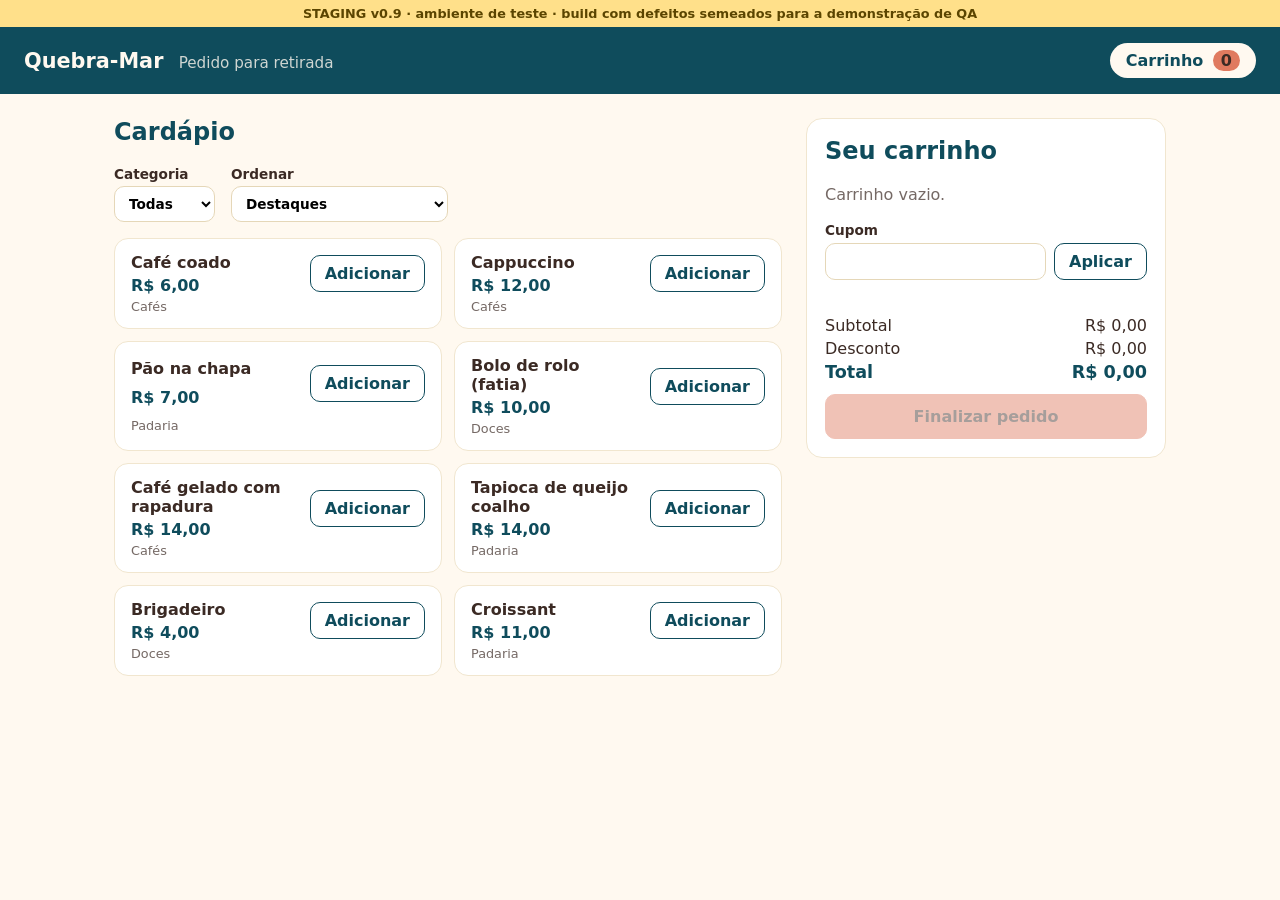
<file: app/index.html>
<!doctype html>
<html lang="pt-BR">
<head>
  <meta charset="utf-8">
  <meta name="viewport" content="width=device-width, initial-scale=1">
  <title>Quebra-Mar · Pedido para retirada (staging)</title>
  <link rel="stylesheet" href="styles.css">
</head>
<body>
  <div class="env-banner" data-testid="env-banner">STAGING v0.9 · ambiente de teste · build com defeitos semeados para a demonstração de QA</div>
  <header class="top">
    <h1>Quebra-Mar <span>Pedido para retirada</span></h1>
    <button class="cart-btn" data-testid="cart-button" aria-controls="cart" aria-expanded="false">
      Carrinho <span class="badge" data-testid="cart-count">0</span>
    </button>
  </header>

  <main class="layout">
    <section aria-labelledby="menu-h">
      <h2 id="menu-h">Cardápio</h2>
      <div class="filters">
        <label>Categoria
          <select data-testid="category-filter">
            <option value="all">Todas</option>
            <option value="cafes">Cafés</option>
            <option value="padaria">Padaria</option>
            <option value="doces">Doces</option>
          </select>
        </label>
        <label>Ordenar
          <select data-testid="sort">
            <option value="default">Destaques</option>
            <option value="name">Nome (A–Z)</option>
            <option value="price-asc">Preço (menor → maior)</option>
          </select>
        </label>
      </div>
      <ul class="products" data-testid="product-list"></ul>
    </section>

    <aside id="cart" class="cart" aria-labelledby="cart-h">
      <h2 id="cart-h">Seu carrinho</h2>
      <ul class="cart-items" data-testid="cart-items"></ul>
      <p class="empty" data-testid="cart-empty">Carrinho vazio.</p>

      <form class="coupon" data-testid="coupon-form">
        <label for="coupon">Cupom</label>
        <div class="row">
          <input id="coupon" data-testid="coupon-input" autocomplete="off">
          <button type="submit" data-testid="coupon-apply">Aplicar</button>
        </div>
        <p class="msg" data-testid="coupon-msg" role="status"></p>
      </form>

      <dl class="totals">
        <dt>Subtotal</dt><dd data-testid="subtotal">R$ 0,00</dd>
        <dt>Desconto</dt><dd data-testid="discount">R$ 0,00</dd>
        <dt class="grand">Total</dt><dd class="grand" data-testid="total">R$ 0,00</dd>
      </dl>
      <button class="primary" data-testid="checkout-button" disabled>Finalizar pedido</button>
    </aside>
  </main>

  <dialog class="checkout" data-testid="checkout-dialog" aria-labelledby="co-h">
    <form method="dialog" data-testid="checkout-form" novalidate>
      <h2 id="co-h">Dados para retirada</h2>
      <label for="name">Nome</label>
      <input id="name" data-testid="name-input" autocomplete="name">
      <p class="err" data-testid="name-error"></p>

      <label for="phone">Telefone (WhatsApp)</label>
      <input id="phone" data-testid="phone-input" inputmode="tel" placeholder="(81) 9 9999-9999">
      <p class="err" data-testid="phone-error"></p>

      <label for="pickup">Horário de retirada</label>
      <input id="pickup" type="time" data-testid="pickup-input">
      <p class="hint">Funcionamos das 7h às 19h.</p>
      <p class="err" data-testid="pickup-error"></p>

      <div class="actions">
        <button type="button" data-testid="checkout-cancel">Voltar</button>
        <button type="submit" class="primary" data-testid="place-order">Confirmar pedido</button>
      </div>
    </form>
  </dialog>

  <section class="confirmation" data-testid="confirmation" hidden>
    <h2>Pedido confirmado!</h2>
    <p>Número do pedido: <strong data-testid="order-number"></strong></p>
    <p>Total: <strong data-testid="order-total"></strong></p>
    <p>Retirada às <strong data-testid="order-pickup"></strong>. Avisamos pelo WhatsApp quando estiver pronto.</p>
    <button class="primary" data-testid="new-order">Fazer novo pedido</button>
  </section>

  <script src="app.js"></script>
</body>
</html>
</file>
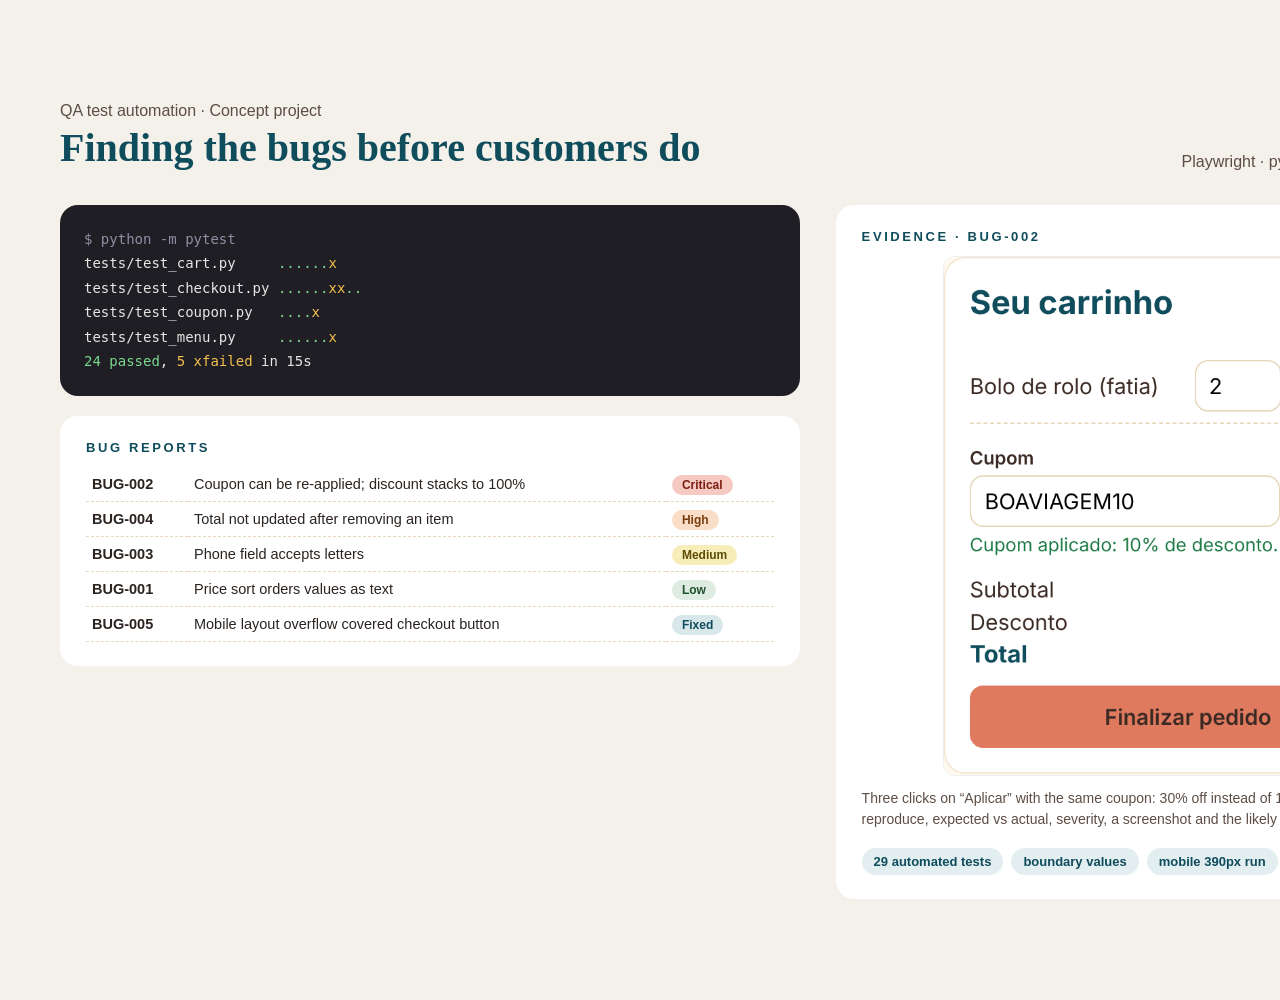
<file: docs/cover.html>
<!doctype html><html><head><meta charset="utf-8"><style>
*{box-sizing:border-box;margin:0} body{width:1600px;height:1000px;font-family:Inter,sans-serif;background:#F4F1EA;padding:56px 60px;color:#2b2420;display:flex;flex-direction:column;justify-content:center}
.top{display:flex;justify-content:space-between;align-items:flex-end;margin-bottom:34px}
.top p{color:#5c4d45;font-size:16px} h1{font-family:Lora,serif;font-size:40px;color:#0F4C5C;margin-top:4px}
.grid{display:grid;grid-template-columns:1.05fr 1fr;gap:36px}
.card{background:#fff;border-radius:18px;padding:24px 26px}
.term{background:#1E1E24;color:#E8E6E3;border-radius:18px;padding:22px 24px;font:14px/1.75 "DejaVu Sans Mono",monospace;margin-bottom:20px;white-space:pre}
.g{color:#7BD88F}.y{color:#F4C04D}.d{color:#8F8FA3}
h2{font-size:13px;letter-spacing:.2em;text-transform:uppercase;color:#0F4C5C;margin-bottom:12px}
table{width:100%;border-collapse:collapse;font-size:14.5px} td{padding:9px 6px;border-bottom:1px dashed #e5d7b8;vertical-align:middle}
.sev{font-size:12px;font-weight:700;padding:3px 10px;border-radius:999px;white-space:nowrap}
.c{background:#F6C9C2;color:#7A1E12}.h{background:#F9DDC6;color:#7A3E0E}.m{background:#F7EDB9;color:#5E4C05}.l{background:#DDEBE0;color:#1F5130}.f{background:#D7E7EA;color:#0F4C5C}
.ev img{display:block;height:520px;max-width:100%;margin:0 auto;border-radius:12px;border:1px solid #eee}
.ev p{font-size:14px;color:#5c4d45;margin-top:12px;line-height:1.5}
.chips{display:flex;gap:8px;flex-wrap:wrap;margin-top:18px}.chips span{background:#E3EEF0;color:#0F4C5C;font-weight:600;font-size:13px;padding:6px 12px;border-radius:999px}
</style></head><body>
<div class="top"><div><p>QA test automation · Concept project</p><h1>Finding the bugs before customers do</h1></div><p>Playwright · pytest · Page Objects · GitHub Actions</p></div>
<div class="grid">
<div>
<div class="term"><span class="d">$ python -m pytest</span>
tests/test_cart.py     <span class="g">......</span><span class="y">x</span>
tests/test_checkout.py <span class="g">......</span><span class="y">xx</span><span class="g">..</span>
tests/test_coupon.py   <span class="g">....</span><span class="y">x</span>
tests/test_menu.py     <span class="g">......</span><span class="y">x</span>
<span class="g">24 passed</span>, <span class="y">5 xfailed</span> in 15s</div>
<div class="card"><h2>Bug reports</h2><table>
<tr><td><b>BUG-002</b></td><td>Coupon can be re-applied; discount stacks to 100%</td><td><span class="sev c">Critical</span></td></tr>
<tr><td><b>BUG-004</b></td><td>Total not updated after removing an item</td><td><span class="sev h">High</span></td></tr>
<tr><td><b>BUG-003</b></td><td>Phone field accepts letters</td><td><span class="sev m">Medium</span></td></tr>
<tr><td><b>BUG-001</b></td><td>Price sort orders values as text</td><td><span class="sev l">Low</span></td></tr>
<tr><td><b>BUG-005</b></td><td>Mobile layout overflow covered checkout button</td><td><span class="sev f">Fixed</span></td></tr>
</table></div>
</div>
<div class="card ev"><h2>Evidence · BUG-002</h2><img src="evidence/BUG-002-coupon-stacks.png" alt="">
<p>Three clicks on “Aplicar” with the same coupon: 30% off instead of 10%. Every bug report has steps to reproduce, expected vs actual, severity, a screenshot and the likely cause in the code.</p>
<div class="chips"><span>29 automated tests</span><span>boundary values</span><span>mobile 390px run</span><span>test plan</span><span>GitHub Actions CI</span></div></div>
</div></body></html>
</file>
<file: app/styles.css>
:root { --mare:#0F4C5C; --coral:#E07A5F; --areia:#F2E8CF; --cafe:#3B2A24; --creme:#FFF9F0; --err:#B3261E; }
* { box-sizing: border-box; }
body { margin: 0; font-family: Inter, system-ui, sans-serif; background: var(--creme); color: var(--cafe); }
.env-banner { background: #FFE08A; color: #5B4500; font-size: .8rem; font-weight: 600; text-align: center; padding: 6px; }
.top { display: flex; align-items: center; justify-content: space-between; padding: 16px 24px; background: var(--mare); color: var(--creme); }
.top h1 { margin: 0; font-size: 1.3rem; } .top h1 span { font-weight: 400; opacity: .8; font-size: .95rem; margin-left: 8px; }
.cart-btn { background: var(--creme); color: var(--mare); border: 0; border-radius: 999px; padding: 8px 16px; font-weight: 700; cursor: pointer; }
.badge { background: var(--coral); color: var(--cafe); border-radius: 999px; padding: 1px 8px; margin-left: 4px; }
.layout { display: grid; grid-template-columns: minmax(0, 1fr) 360px; gap: 24px; padding: 24px; max-width: 1100px; margin: 0 auto; }
h2 { color: var(--mare); margin-top: 0; }
.filters { display: flex; flex-wrap: wrap; gap: 16px; margin-bottom: 16px; } .filters label { font-size: .85rem; font-weight: 600; display: grid; gap: 4px; }
select, input { font: inherit; padding: 8px 10px; border-radius: 10px; border: 1.5px solid #E5D7B8; background: #fff; }
.products { list-style: none; padding: 0; margin: 0; display: grid; grid-template-columns: repeat(2, 1fr); gap: 12px; }
.product { background: #fff; border: 1px solid #F1E6CF; border-radius: 14px; padding: 14px 16px; display: grid; grid-template-columns: 1fr auto; gap: 4px 12px; align-items: center; }
.product .name { font-weight: 600; } .product .price { color: var(--mare); font-weight: 700; } .product .cat { font-size: .8rem; opacity: .7; }
.product button { grid-column: 2; grid-row: 1 / 3; }
button { font: inherit; cursor: pointer; border-radius: 10px; border: 1.5px solid var(--mare); background: #fff; color: var(--mare); padding: 8px 14px; font-weight: 600; }
button.primary { background: var(--coral); border-color: var(--coral); color: var(--cafe); width: 100%; padding: 12px; }
button:disabled { opacity: .45; cursor: not-allowed; }
.cart { background: #fff; border-radius: 16px; padding: 18px; border: 1px solid #F1E6CF; align-self: start; position: sticky; top: 16px; }
.cart-items { list-style: none; margin: 0; padding: 0; }
.cart-item { display: grid; grid-template-columns: 1fr auto auto; gap: 8px; align-items: center; padding: 8px 0; border-bottom: 1px dashed #E5D7B8; }
.cart-item input { width: 64px; }
.cart-item .remove { border: 0; color: var(--err); padding: 4px 8px; }
.empty { opacity: .7; }
.coupon { margin: 14px 0; } .coupon label { font-weight: 600; font-size: .85rem; } .coupon .row { display: flex; gap: 8px; margin-top: 4px; } .coupon input { flex: 1; min-width: 0; }
.msg { font-size: .85rem; min-height: 1.2em; margin: 6px 0 0; } .msg.ok { color: #1E7B45; } .msg.bad { color: var(--err); }
.totals { display: grid; grid-template-columns: 1fr auto; gap: 4px 12px; margin: 12px 0; } .totals dd { margin: 0; text-align: right; } .totals .grand { font-weight: 700; font-size: 1.1rem; color: var(--mare); }
.checkout { border: 0; border-radius: 16px; padding: 24px; width: min(420px, 92vw); }
.checkout::backdrop { background: rgba(15, 76, 92, .45); }
.checkout form { display: grid; gap: 4px; } .checkout label { font-weight: 600; font-size: .9rem; margin-top: 8px; }
.err { color: var(--err); font-size: .85rem; min-height: 1.1em; margin: 2px 0 0; } .hint { font-size: .8rem; opacity: .7; margin: 2px 0 0; }
.actions { display: flex; gap: 10px; margin-top: 16px; } .actions .primary { flex: 1; }
.confirmation { max-width: 520px; margin: 40px auto; background: #fff; border-radius: 16px; padding: 28px; text-align: center; }
@media (max-width: 760px) { .layout { grid-template-columns: minmax(0, 1fr); padding: 16px; } .products { grid-template-columns: 1fr; } .cart { position: static; } }
</file>
